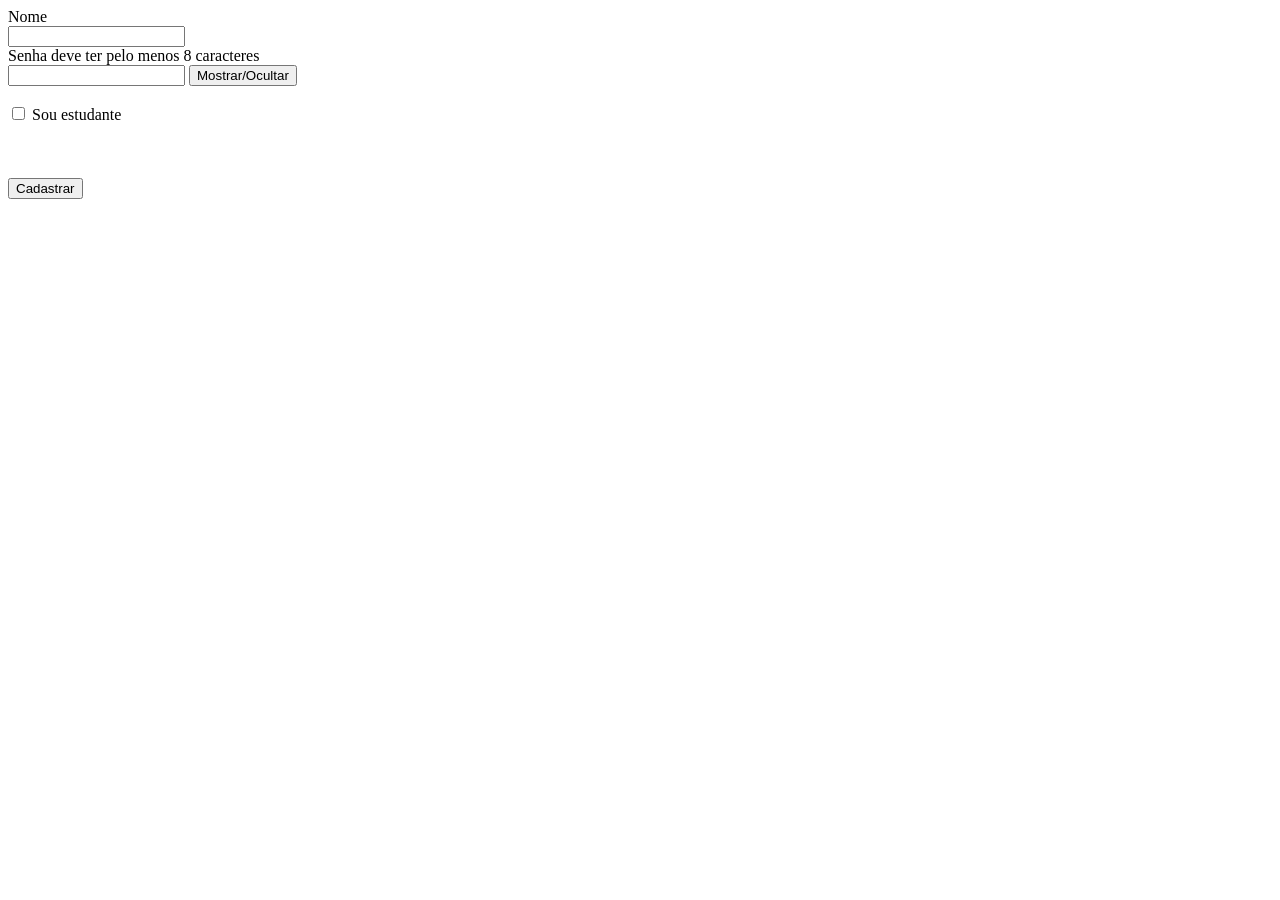
<file: atividade01/index.html>
<!DOCTYPE html>
<html lang="pt-br">
<head>
    <meta charset="UTF-8">
    <meta name="viewport" content="width=device-width, initial-scale=1.0">
    <title>Document</title>
</head>
<body>
    <main>
        <label for="name">Nome</label>
        <br>
        <input type="text" id="name">
        <br>
        <label for="password">Senha deve ter pelo menos 8 caracteres</label>
        <br>
        <input type="password" id="password"> <button type="button" onclick="mostrar_ocultar()">Mostrar/Ocultar</button>
        <br><br>
        <input type="checkbox" onclick="aparecer()"> Sou estudante
        <br><br>
        <div id="escondido" style="display: none; border: 1px solid black; padding: 10px;">
            <label for="curso">Curso</label>
            <input type="text" id="curso">
            <br><br>
            <label for="instituicao">Instituição</label>
            <input type="text" id="instituicao">
            <br><br>
            <label for="comeco">Período</label>
            <input type="date" id="comeco">
            <label for="fim">a</label>
            <input type="date" id="fim">
        </div>
        <br><br>
        <button type="button" onclick="validar()">Cadastrar</button>
    </main>

    <script src="script.js"></script>
</body>
</html>
</file>
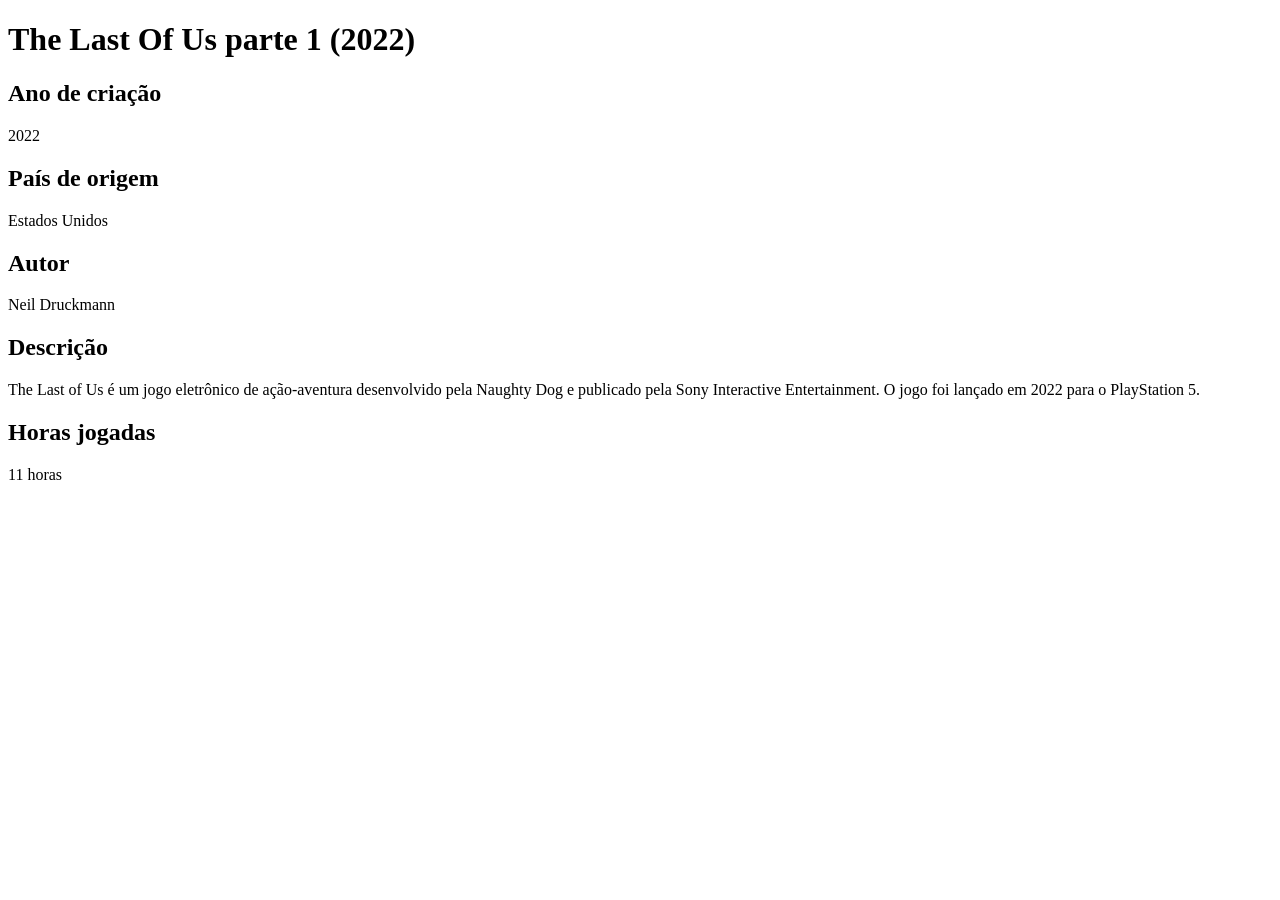
<file: atividade03/index.html>
<!DOCTYPE html>
<html lang="pt-br">
<head>
    <meta charset="UTF-8">
    <meta name="viewport" content="width=device-width, initial-scale=1.0">
    <title>Meu jogo favorito</title>
</head>
<body>
    <header>
        <h1>The Last Of Us parte 1 (2022)</h1>
    </header>
    <main>
        <h2>Ano de criação</h2>
        <p>2022</p>
        <h2>País de origem</h2>
        <p>Estados Unidos</p>
        <h2>Autor</h2>
        <p>Neil Druckmann</p>
        <h2>Descrição</h2>
        <p>The Last of Us é um jogo eletrônico de ação-aventura desenvolvido pela Naughty Dog e publicado pela Sony Interactive Entertainment. O jogo foi lançado em 2022 para o PlayStation 5.</p>
        <h2>Horas jogadas</h2>
        <p>11 horas</p>
    </main>
</body>
</html>
</file>
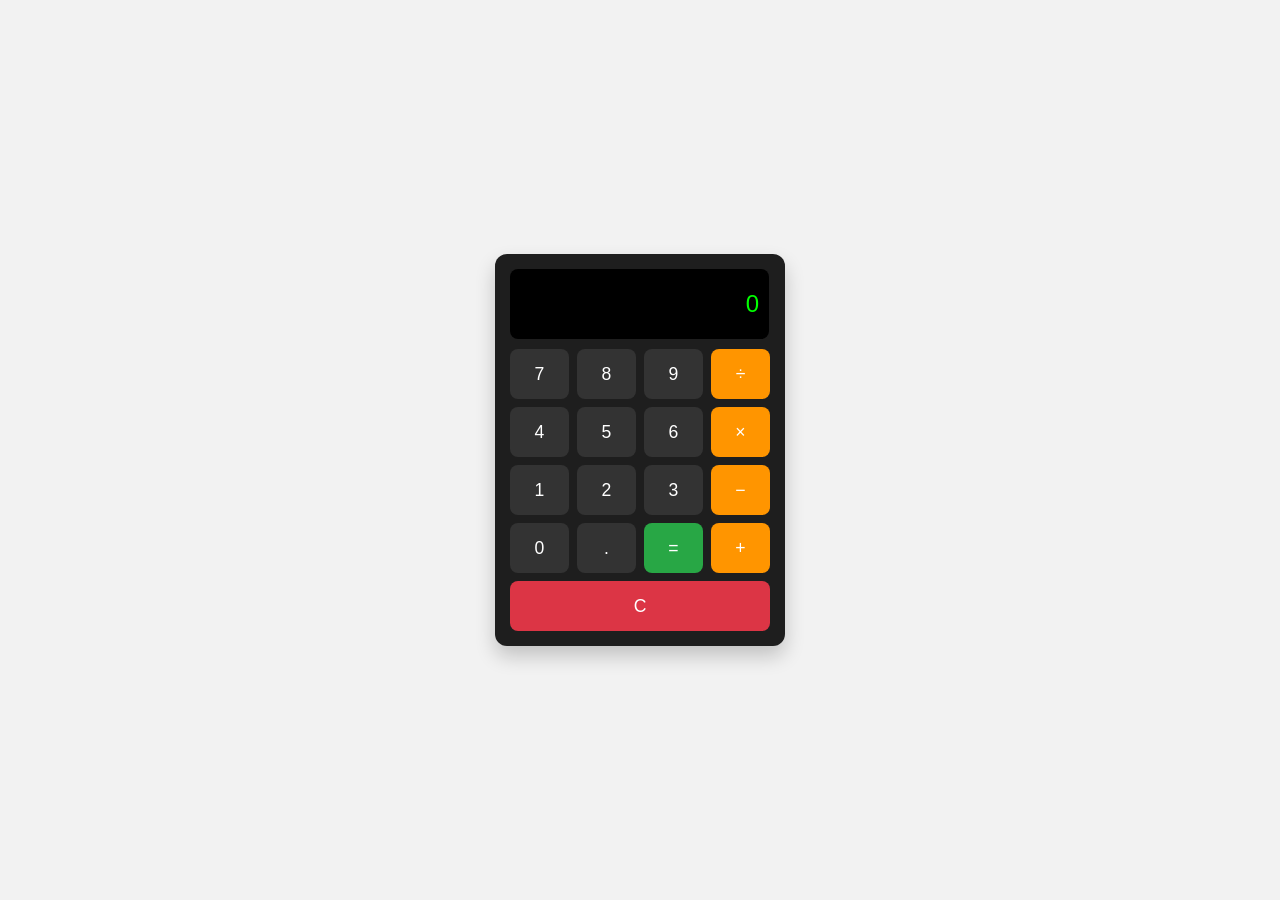
<file: desafiocalculadora/index.html>
<!DOCTYPE html>
<html lang="pt-br">
<head>
  <meta charset="UTF-8">
  <title>Calculadora</title>
  <link rel="stylesheet" href="style.css">
</head>
<body>

  <div class="calculator">

    <div class="display">
      <input type="text" id="display" disabled value="0">
    </div>

    <div class="buttons">

      <button class="btn" data-value="7">7</button>
      <button class="btn" data-value="8">8</button>
      <button class="btn" data-value="9">9</button>
      <button class="btn operator" id="div">÷</button>

      <button class="btn" data-value="4">4</button>
      <button class="btn" data-value="5">5</button>
      <button class="btn" data-value="6">6</button>
      <button class="btn operator" id="mult">×</button>

      <button class="btn" data-value="1">1</button>
      <button class="btn" data-value="2">2</button>
      <button class="btn" data-value="3">3</button>
      <button class="btn operator" id="sub">−</button>

      <button class="btn" data-value="0">0</button>
      <button class="btn" data-value=".">.</button>
      <button class="btn equals" id="calcular">=</button>
      <button class="btn operator" id="add">+</button>

      <button class="btn clear" id="limpar">C</button>

    </div>

  </div>

  <script src="script.js"></script>

</body>
</html>
</file>
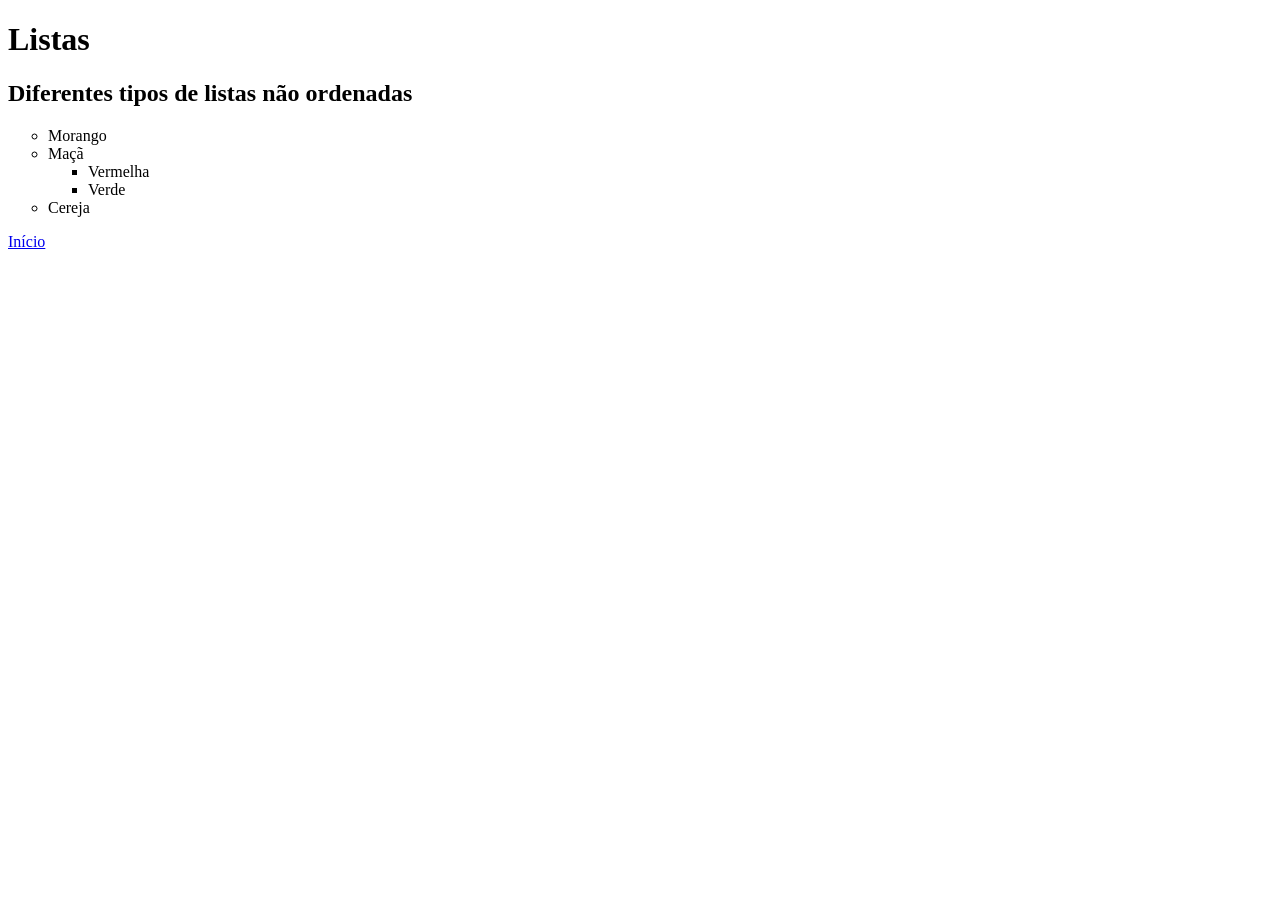
<file: atividade01/paginas/dlistanordenada.html>
<!DOCTYPE html>
<html lang="pt-br">

<head>
    <meta charset="UTF-8">
    <meta name="viewport" content="width=device-width" , initial-scale=1.0>
    <title>Diferentes Tipos de Listas Não Ordenadas</title>
</head>

<body>

    <header>
        <h1>Listas</h1>
    </header>

    <main>
        <section>
            <h2>Diferentes tipos de listas não ordenadas</h2>
            <ul type="circle">
                <li>Morango</li>
                <li>Maçã
                    <ul type="square">
                        <li>Vermelha</li>
                        <li>Verde</li>
                    </ul>
                </li>
                <li>Cereja</li>
            </ul>
        </section>
    </main>
    <footer><a href="../index.html" rel="prev">Início</a></footer>
</body>

</html>
</file>
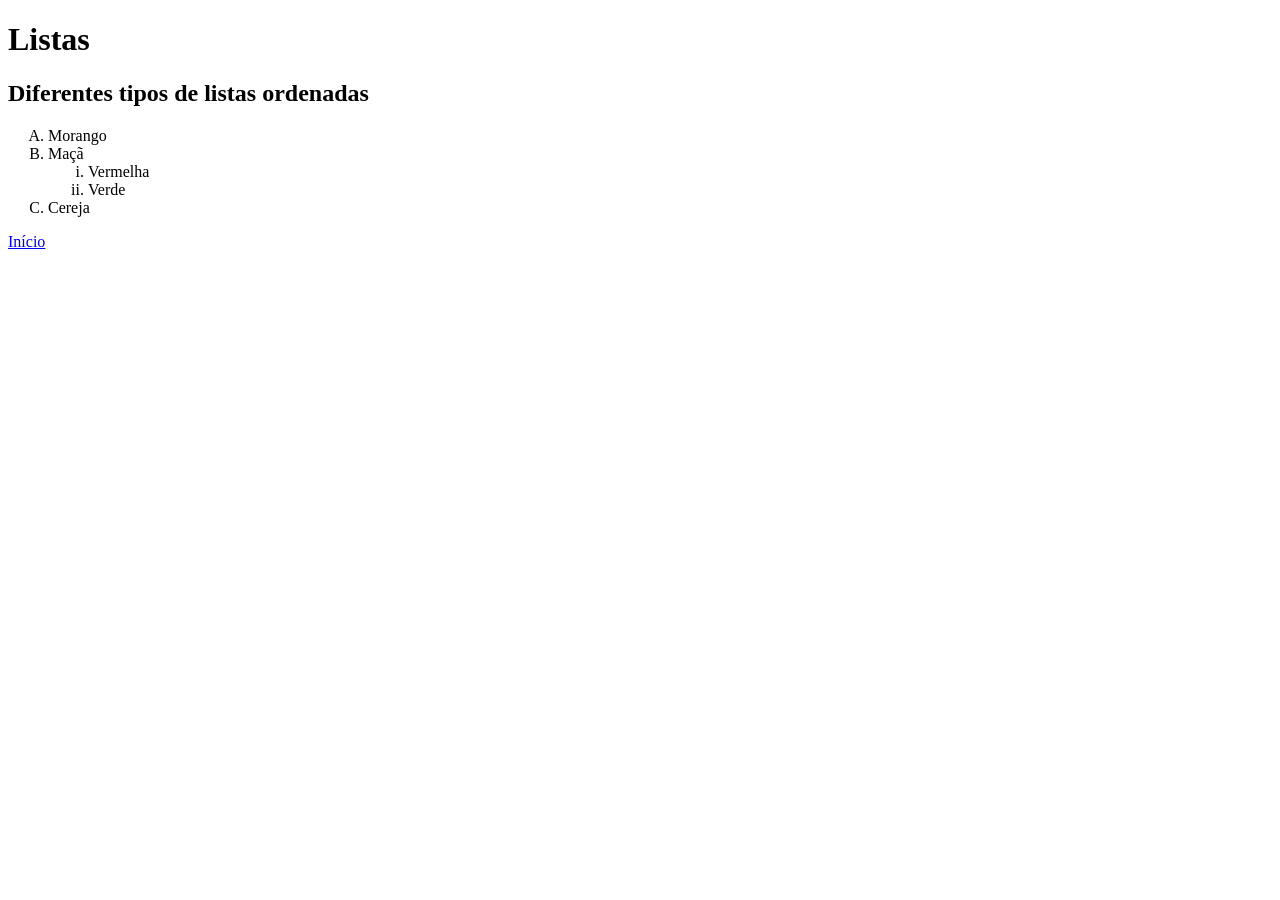
<file: atividade01/paginas/dlistaordenada.html>
<!DOCTYPE html>
<html lang="pt-br">

<head>
    <meta charset="UTF-8">
    <meta name="viewport" content="width=device-width" , initial-scale=1.0>
    <title>Diferentes Tipos de Listas Ordenadas</title>
</head>

<body>

    <header>
        <h1>Listas</h1>
    </header>

    <main>
        <section>
            <h2>Diferentes tipos de listas ordenadas</h2>
            <ol type="A">
                <li>Morango</li>
                <li>Maçã
                    <ol type="i">
                        <li>Vermelha</li>
                        <li>Verde</li>
                    </ol>
                </li>
                <li>Cereja</li>
            </ol>
        </section>
    </main>
    <footer><a href="../index.html" rel="prev">Início</a></footer>

</body>

</html>
</file>
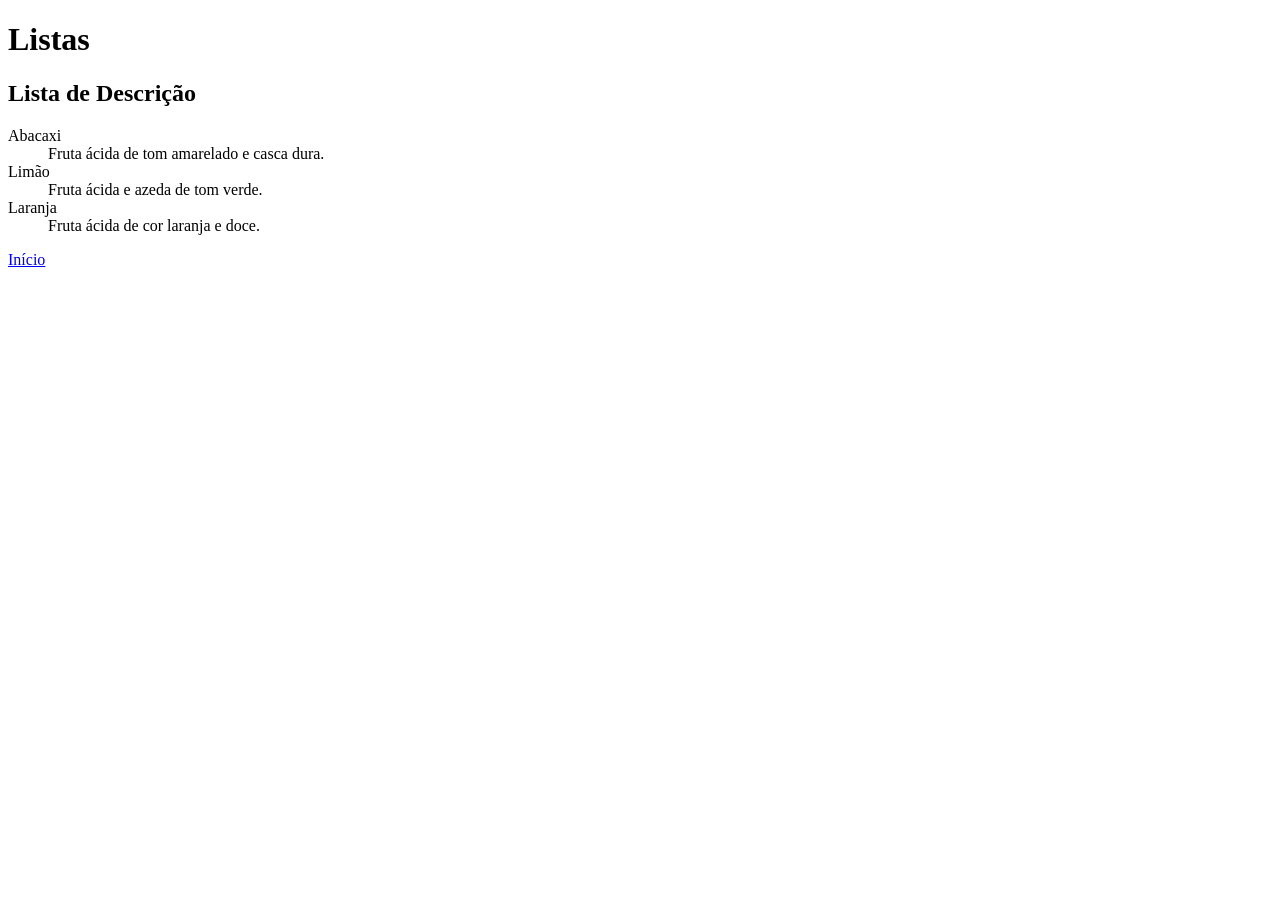
<file: atividade01/paginas/listadescricao.html>
<!DOCTYPE html>
<html lang="pt-br">

<head>
    <meta charset="UTF-8">
    <meta name="viewport" content="width=device-width" , initial-scale=1.0>
    <title>Lista de Descrição</title>
</head>

<body>

    <header>
        <h1>Listas</h1>
    </header>

    <main>
        <section>
            <h2>Lista de Descrição</h2>
            <dl>
                <dt>Abacaxi</dt>
                <dd>Fruta ácida de tom amarelado e casca dura.</dd>
                <dt>Limão</dt>
                <dd>Fruta ácida e azeda de tom verde.</dd>
                <dt>Laranja</dt>
                <dd>Fruta ácida de cor laranja e doce.</dd>
            </dl>
        </section>
    </main>
    <footer><a href="../index.html" rel="prev">Início</a></footer>

</body>

</html>
</file>
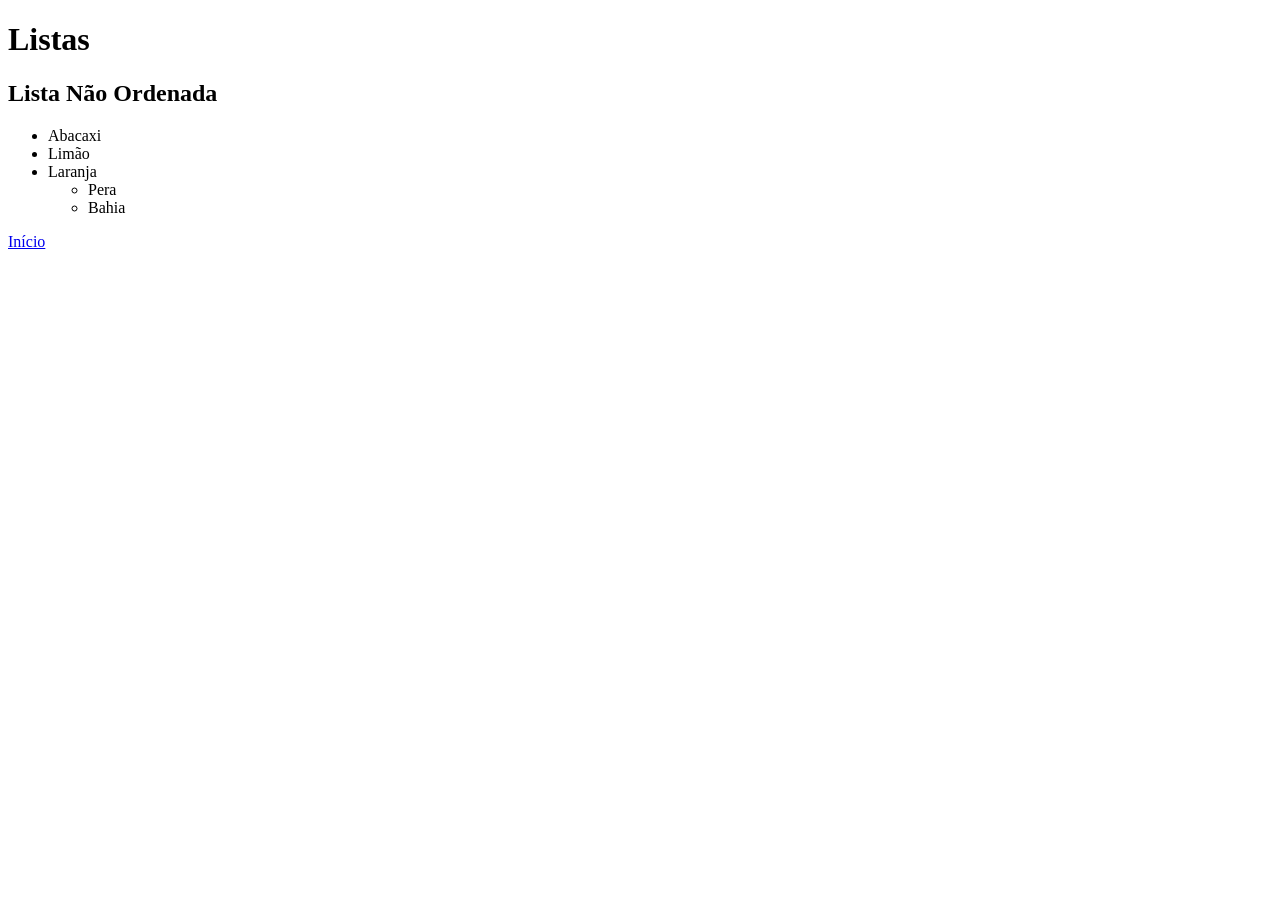
<file: atividade01/paginas/listanordenada.html>
<!DOCTYPE html>
<html lang="pt-br">

<head>
    <meta charset="UTF-8">
    <meta name="viewport" content="width=device-width" , initial-scale=1.0>
    <title>Lista Não Ordenada</title>
</head>

<body>

    <header>
        <h1>Listas</h1>
    </header>
    <main>
        <section>
            <h2>Lista Não Ordenada</h2>
            <ul>
                <li>Abacaxi</li>
                <li>Limão</li>
                <li>Laranja
                    <ul>
                        <li>Pera</li>
                        <li>Bahia</li>
                    </ul>
                </li>
            </ul>
        </section>
    </main>
    <footer><a href="../index.html" rel="prev">Início</a></footer>

</body>

</html>
</file>
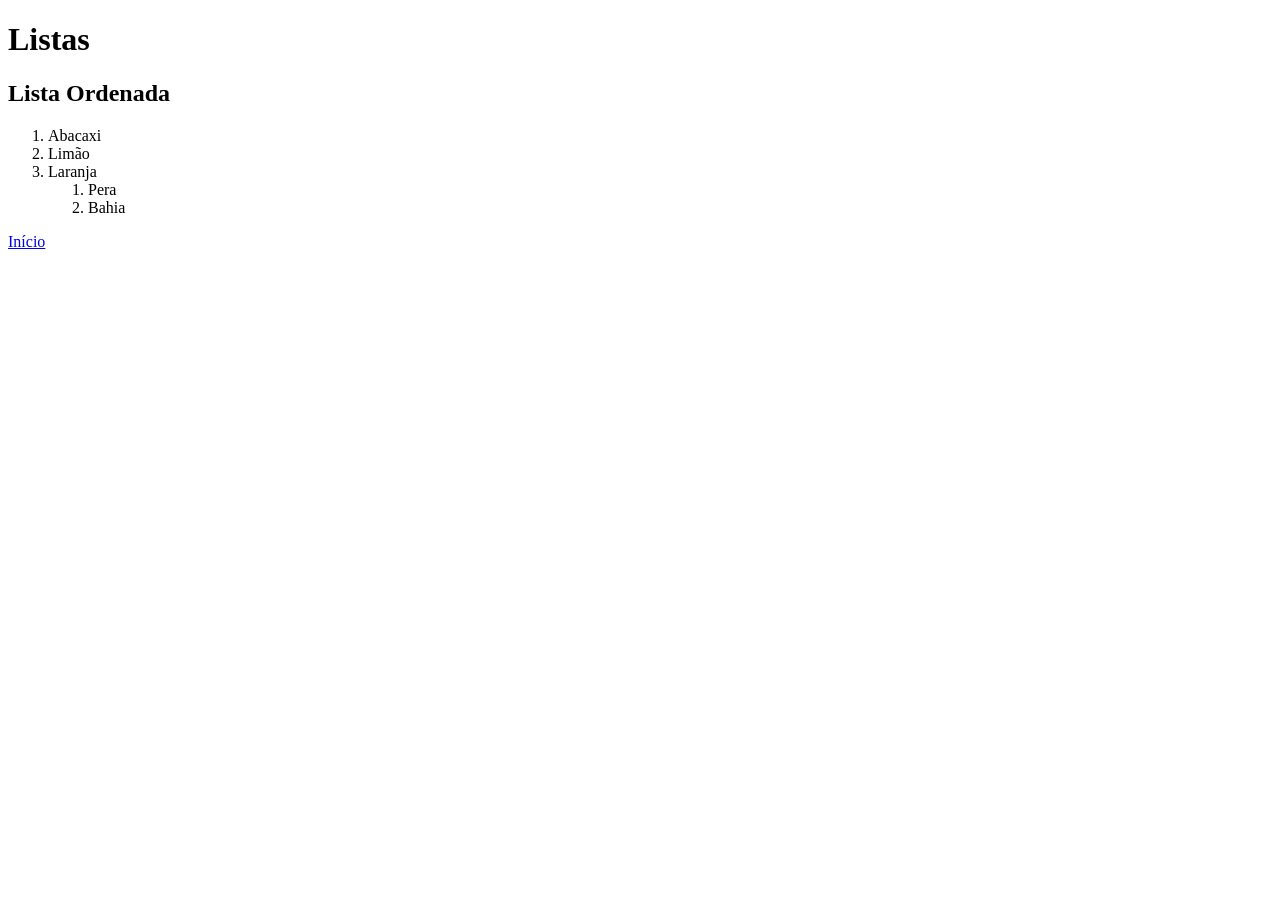
<file: atividade01/paginas/listaodernada.html>
<!DOCTYPE html>
<html lang="pt-br">

<head>
    <meta charset="UTF-8">
    <meta name="viewport" content="width=device-width" , initial-scale=1.0>
    <title>Lista Ordenada</title>
</head>

<body>

    <header>
        <h1>Listas</h1>
    </header>
    <main>
        <section>
            <h2>Lista Ordenada</h2>
            <ol>
                <li>Abacaxi</li>
                <li>Limão</li>
                <li>Laranja
                    <ol>
                        <li>Pera</li>
                        <li>Bahia</li>
                    </ol>
                </li>
            </ol>
        </section>
    </main>
    <footer><a href="../index.html" rel="prev">Início</a></footer>
</body>

</html>
</file>
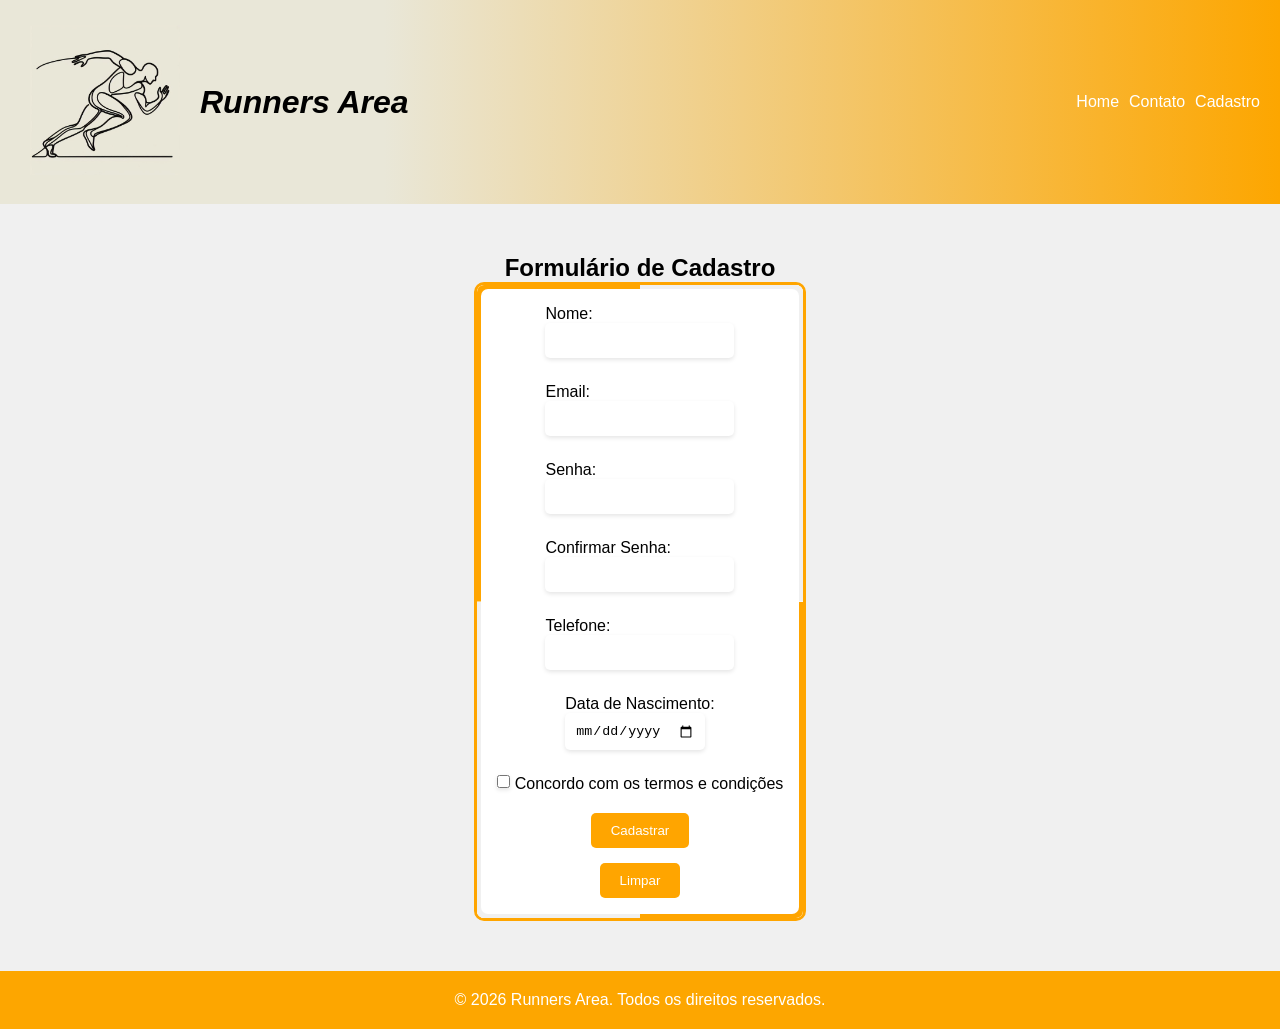
<file: atividade02/pages/cadastro.html>
<!DOCTYPE html>
<html lang="en">
<head>
    <meta charset="UTF-8">
    <meta name="viewport" content="width=device-width, initial-scale=1.0">
    <link rel="stylesheet" href="../style.css">

    <title>Cadastro</title>
</head>
<body>

    <header>
        <div id="logo">
            <a href="../index.html"><img id="logo-img" src="../images/logo.jpg" alt="logo"></a>
            <h1>Runners Area</h1>
        </div>
        
        <nav>
            <ul>
                <li><a href="../index.html">Home</a></li>
                <li><a href="contato.html">Contato</a></li>
                <li><a href="cadastro.html">Cadastro</a></li>
            </ul>
        </nav>
    </header>

    <main>
        <section>
            <h2>Formulário de Cadastro</h2>
            <form>
                <div>
                    <label for="nome">Nome:</label>
                    <input type="text" id="nome" name="nome" required>
                </div>

                <div>
                    <label for="email">Email:</label>
                    <input type="email" id="email" name="email" required>
                </div>

                <div>
                    <label for="senha">Senha:</label>
                    <input type="password" id="senha" name="senha" required>
                </div>

                <div>
                    <label for="confirmar-senha">Confirmar Senha:</label>
                    <input type="password" id="confirmar-senha" name="confirmar-senha" required>
                </div>

                <div>
                    <label for="telefone">Telefone:</label>
                    <input type="tel" id="telefone" name="telefone">
                </div>

                <div>
                    <label for="data-nascimento">Data de Nascimento:</label>
                    <input type="date" id="data-nascimento" name="data-nascimento">
                </div>

                <div>
                    <label>
                        <input type="checkbox" name="termos" required>
                        Concordo com os termos e condições
                    </label>
                </div>

                <button type="submit">Cadastrar</button>
                <button type="reset">Limpar</button>
            </form>
        </section>
        
    </main>

    <footer>
        <p>&copy; 2026 Runners Area. Todos os direitos reservados.</p>
    </footer>
</body>
</html>
</file>
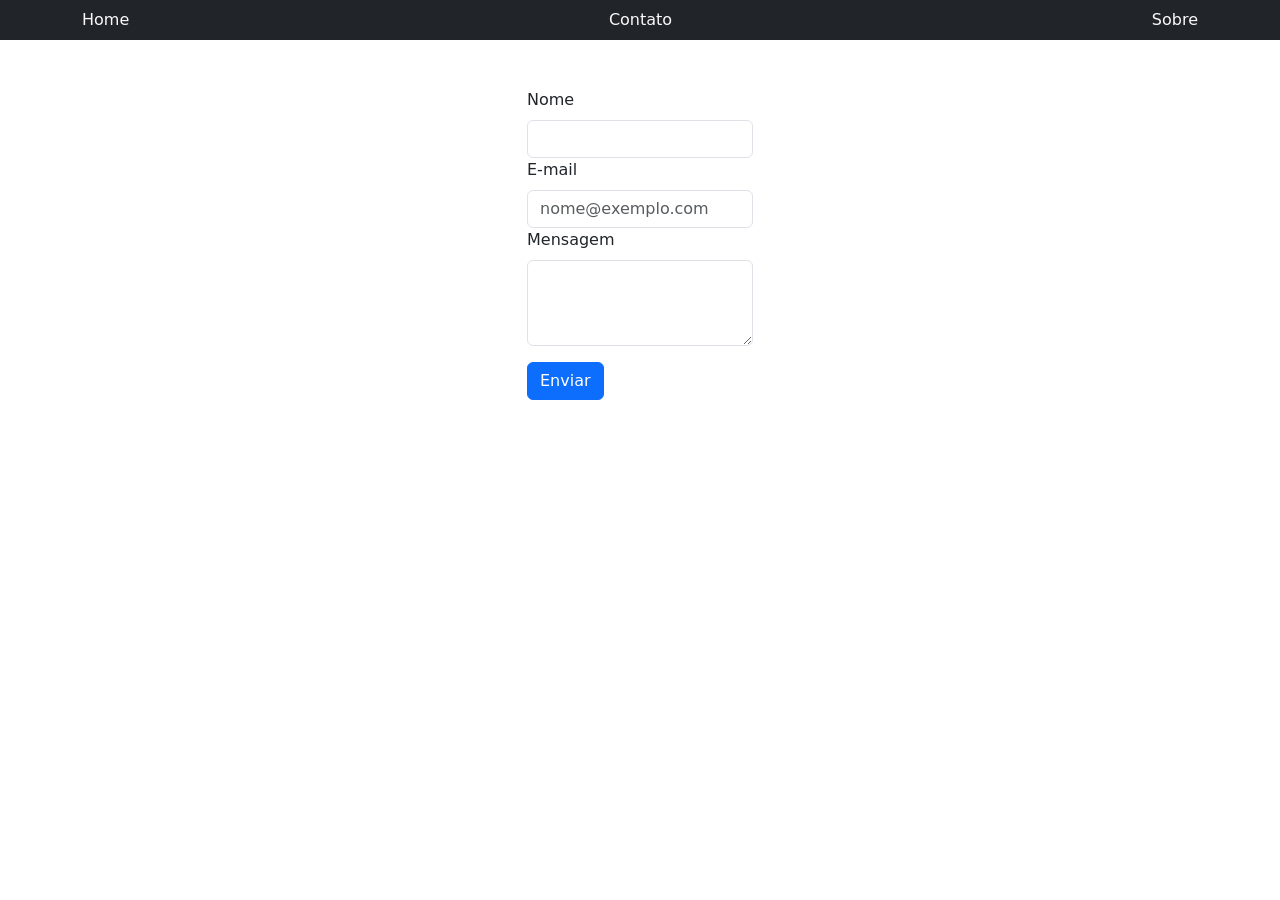
<file: atividade02/pages/contato.html>
<!DOCTYPE html>
<html lang="pt-br">
<head>
    <meta charset="UTF-8">
    <meta name="viewport" content="width=device-width, initial-scale=1.0">
    <link rel="stylesheet" href="https://cdn.jsdelivr.net/npm/bootstrap@5.3.8/dist/css/bootstrap.min.css">
    <title>Contato</title>
</head>
<body>
    <header>
        <nav class="navbar navbar-dark bg-dark">
            <div class="container">
                <a class="nav-link link-light" href="../index.html">Home</a>
                <a class="nav-link link-light" href="contato.html">Contato</a>
                <a class="nav-link link-light" href="#">Sobre</a>
            </div>
        </nav>
    </header>
    <main>
        <div class="container d-flex justify-content-center mt-5">
            <form>
                <div class="mb-3">
                    <label class="form-label">Nome</label>
                    <input type="text" class="form-control">
                    <label class="form-label">E-mail</label>
                    <input type="email" class="form-control" placeholder="nome@exemplo.com">
                    <label class="form-label">Mensagem</label>
                    <textarea class="form-control" rows="3"></textarea>
                </div>
                <button type="submit" class="btn btn-primary">Enviar</button>
            </form>
        </div>
    </main>
</body>
</html>
</file>
<file: desafiocalculadora/style.css>
body {
  margin: 0;
  height: 100vh;
  display: flex;
  justify-content: center;
  align-items: center;
  background: #f2f2f2;
  font-family: Arial, sans-serif;
}

.calculator {
  width: 260px;
  background: #1e1e1e;
  padding: 15px;
  border-radius: 12px;
  box-shadow: 0 10px 20px rgba(0,0,0,0.2);
}

.display {
  margin-bottom: 10px;
}

#display {
  width: 92%;
  height: 50px;
  margin:0 auto;
  font-size: 1.5rem;
  text-align: right;
  padding: 10px;
  border: none;
  border-radius: 8px;
  background: #000;
  color: #0f0;
}

.buttons {
  display: grid;
  grid-template-columns: repeat(4, 1fr);
  gap: 8px;
}

.btn {
  height: 50px;
  font-size: 1.1rem;
  border: none;
  border-radius: 8px;
  cursor: pointer;
  background: #333;
  color: white;
  transition: 0.2s;
}

.btn:hover {
  background: #555;
}

.operator {
  background: #ff9500;
  color: #fff;
}

.operator:hover {
  background: #e08900;
}

.equals {
  background: #28a745;
  color: white;
}

.equals:hover {
  background: #218838;
}

.clear {
  grid-column: span 4;
  background: #dc3545;
}

.clear:hover {
  background: #b52a37;
}
</file>
<file: atividade02/style.css>
* {
    padding: 0;
    margin: 0;
    box-sizing: border-box;
}

body {
    background-color: #f0f0f0;
    font-family: Arial, sans-serif;
    min-height: 100vh;
    display: flex;
    flex-direction: column;
}

img#logo-img {
    width: 150px;
    height: auto;
    margin: 20px;
}

header {
    display: flex;
    align-items: center;
    justify-content: space-between;
    padding: 5px 10px;
    background-image: linear-gradient(to right, #e9e7d8 30%, #fda600);
}

#logo {
    display: flex;
    align-items: center;
    font-style: italic;
}

header nav ul {
    list-style: none;
    display: flex;
    align-items: center;
    margin: 10px;
    gap: 10px;
}

header nav ul li a {
    text-decoration: none;
    color: #fff;
    transition: font-size 0.3s ease-in-out;
}

header nav ul li a:hover {
    font-size: 150%;
}

#header-main {
    display: flex;
    flex-direction: column;
    align-items: center;
    text-align: center;
    padding: 50px 20px;
    padding-bottom: 10px;
}

#header-main h2 {
    font-size: 100px;
    margin-bottom: 70px;
}

#proximos-eventos {
    display: flex;
    flex-direction: column;
    padding: 50px 20px;
    border: 50px solid #ccc;
}

#proximos-eventos h3 {
    display: flex;
    justify-content: center;
    color: orange;
    font-size: 50px;
    text-shadow: 2px 2px 4px rgba(0, 0, 0, 0.2);
}

#proximos-eventos p {
    display: flex;
    justify-content: center;
    margin: 15px;
}

main {
    flex: 1;
}

.evento img {
    width: 300px;
    height: auto;
    margin: 20px;
    border-radius: 10px;
    transition: transform 0.3s ease-in-out;
}

.evento img:hover {
    transform: scale(1.05);
}

.evento h4 {
    font-size: 30px;
    margin-bottom: 10px;
}

.evento {
    display: flex;
    align-items: center;
    margin-bottom: 30px;
    border: 3px solid orange;
    border-radius: 10px;
}

section {
    display: flex;
    flex-direction: column;
    align-items: center;
    padding: 50px 20px;
}

form {
    display: flex;
    flex-direction: column;
    align-items: center;
    gap: 15px;
    padding: 20px;
    border: 3px solid orange;
    border-radius: 10px;
    background-color: #fff;
    position: relative;
    overflow: hidden;
    z-index: 0;
}

form::before {
    content: '';
    position: absolute;
    z-index: -2;
    left: -50%;
    top: -50%;
    width: 200%;
    height: 200%;
    background-color: #fff;
    background-repeat: no-repeat;
    background-size: 50% 50%, 50% 50%;
    background-position: 0 0, 100% 0, 100% 100%, 0 100%;
    background-image: linear-gradient(orange, orange), linear-gradient(#f0f0f0, #f0f0f0), linear-gradient(orange, orange), linear-gradient(#f0f0f0, #f0f0f0);
    animation: rotate 4s linear infinite;
}

form::after {
    content: '';
    position: absolute;
    z-index: -1;
    left: 4px;
    top: 4px;
    width: calc(100% - 8px);
    height: calc(100% - 8px);
    background: white;
    border-radius: 7px;
}

@keyframes rotate {
    100% {
        transform: rotate(1turn);
    }
}

form input {
    display: flex;
    justify-content: center;
    padding: 10px;
    margin-bottom: 10px;
    border: none;
    border-radius: 5px;
    box-shadow: 0 2px 4px rgba(0, 0, 0, 0.1);
}

form input:hover {
    background-color: #f0f0f0;
}

form input:focus-visible {
    outline: none;
    box-shadow: 0 0 5px rgba(253, 166, 0, 1);
}

form button {
    padding: 10px 20px;
    background-color: orange;
    color: #fff;
    border: none;
    border-radius: 5px;
    cursor: pointer;
    transition: background-color 0.5s ease-in-out;
}

form button:hover {
    background-color: #e59400;
}

label {
    display: flex;
}

label input[type="checkbox"] {
    margin-right: 5px;
}

footer {
    display: flex;
    justify-content: center;
    align-items: center;
    padding: 20px;
    background-color: #fda600;
    color: #fff;
}
</file>
